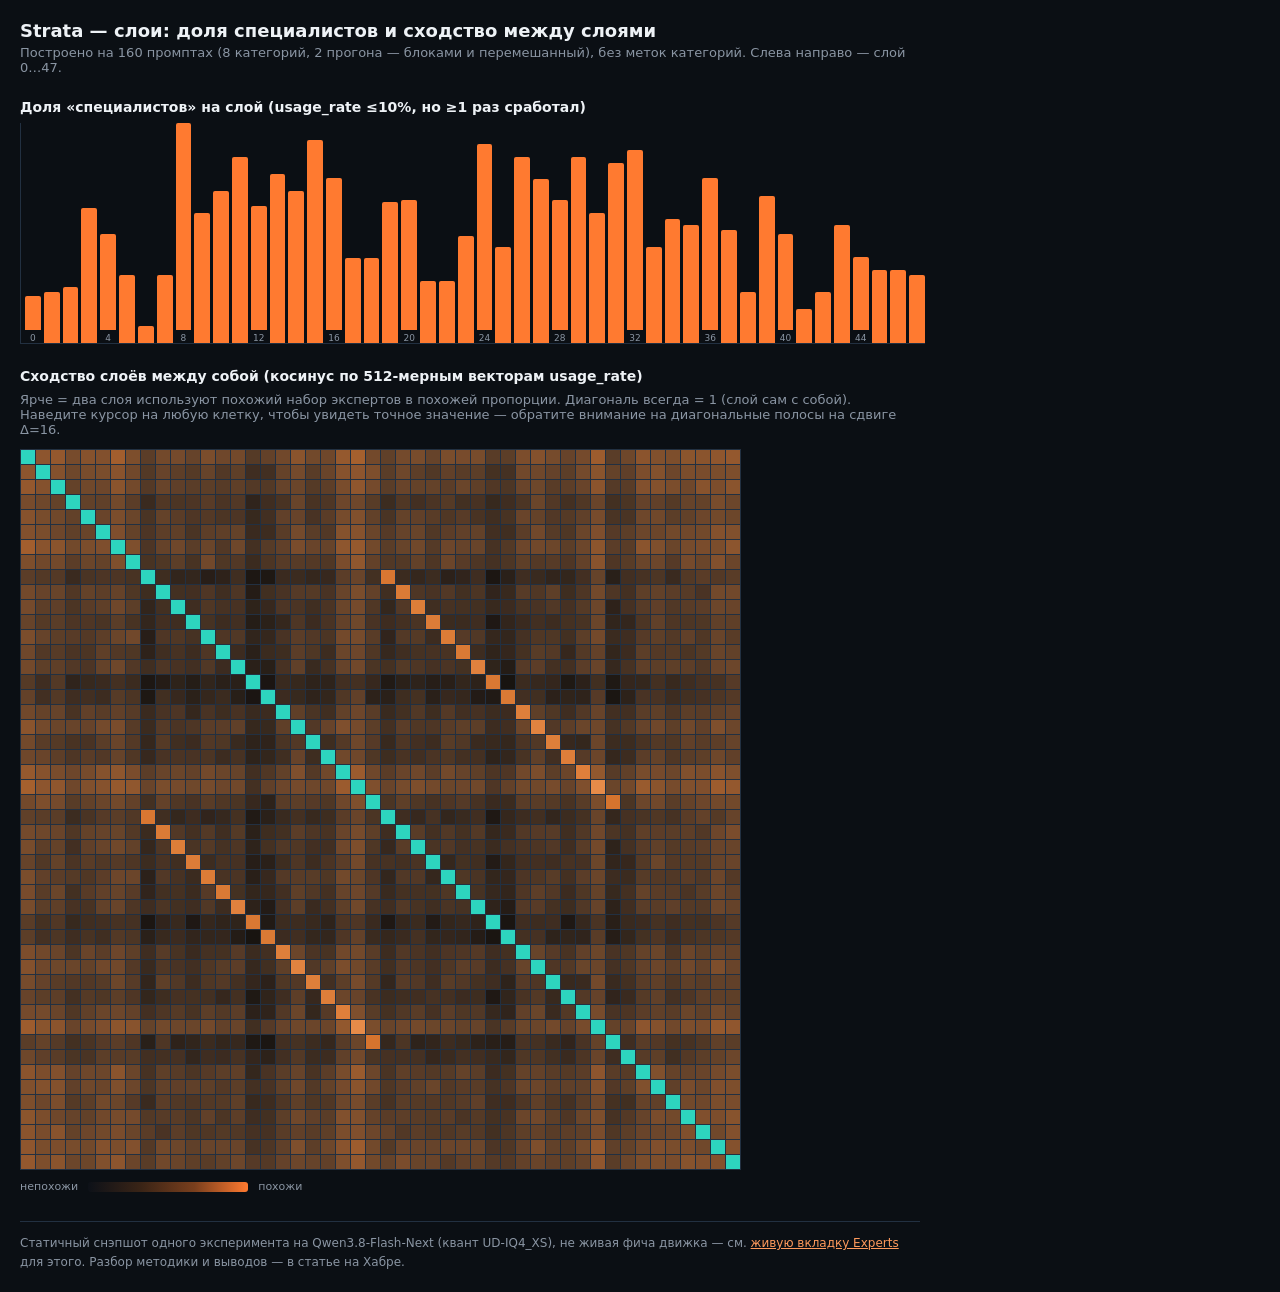
<file: research/layer-similarity.html>
<!doctype html>
<meta charset="utf-8">
<title>Strata layer analysis</title>
<style>
  :root { --bg:#0b0f14; --fg:#eef2f6; --muted:#8a95a3; --line:#223041; --accent:#ff7a30; --teal:#2dd4bf; }
  body { background:var(--bg); color:var(--fg); font-family:'Segoe UI',system-ui,sans-serif; margin:0; padding:20px; }
  h1 { font-size:18px; font-weight:600; margin:0 0 4px; }
  h2 { font-size:14px; font-weight:600; margin:24px 0 8px; }
  .sub { color:var(--muted); font-size:13px; margin-bottom:12px; max-width:900px; }
  #bars { display:flex; align-items:flex-end; gap:3px; height:220px; width:900px; border-bottom:1px solid var(--line); border-left:1px solid var(--line); padding-left:4px; }
  .bar-col { flex:1; display:flex; flex-direction:column; align-items:center; justify-content:flex-end; height:100%; position:relative; }
  .bar { width:100%; background:var(--accent); border-radius:2px 2px 0 0; }
  .bar-lbl { font-size:9px; color:var(--muted); margin-top:3px; transform:rotate(0deg); }
  .legend { display:flex; align-items:center; gap:10px; margin-top:10px; font-size:11px; color:var(--muted); }
  #heat { display:grid; gap:1px; background:var(--line); border:1px solid var(--line); width:fit-content; margin-top:6px; }
  .cell { width:14px; height:14px; }
  #tip { position:fixed; pointer-events:none; background:#141c28; border:1px solid var(--line); border-radius:6px; padding:6px 10px; font-size:12px; display:none; z-index:10; }
  .gradient { width:160px; height:10px; border-radius:3px; background:linear-gradient(90deg,#0d1118,#3a2416,#7a3f1d,#ff7a30); }
  .note { max-width:900px; color:var(--muted); font-size:12px; margin-top:28px; padding-top:12px; border-top:1px solid var(--line); line-height:1.6; }
  .note a { color:#ff9a5c; }
</style>
<h1>Strata &mdash; слои: доля специалистов и сходство между слоями</h1>
<div class="sub">Построено на 160 промптах (8 категорий, 2 прогона &mdash; блоками и перемешанный), без меток категорий. Слева направо &mdash; слой 0&hellip;47.</div>

<h2>Доля &laquo;специалистов&raquo; на слой (usage_rate &le;10%, но &ge;1 раз сработал)</h2>
<div id="bars"></div>

<h2>Сходство слоёв между собой (косинус по 512-мерным векторам usage_rate)</h2>
<div class="sub">Ярче = два слоя используют похожий набор экспертов в похожей пропорции. Диагональ всегда = 1 (слой сам с собой). Наведите курсор на любую клетку, чтобы увидеть точное значение &mdash; обратите внимание на диагональные полосы на сдвиге &Delta;=16.</div>
<div id="heat"></div>
<div class="legend"><span>непохожи</span><div class="gradient"></div><span>похожи</span></div>
<div id="tip"></div>

<div class="note">
  Статичный снэпшот одного эксперимента на Qwen3.8-Flash-Next (квант UD-IQ4_XS), не живая фича движка &mdash;
  см. <a href="https://github.com/DmNep/Strata/releases/tag/v0.1.0-experts-tab">живую вкладку Experts</a> для этого.
  Разбор методики и выводов &mdash; в статье на Хабре.
</div>

<script>
const DATA = {"n_layers": 48, "n_expert": 512, "n_prompts": 160, "layers": [{"layer": 0, "specialist_share": 0.01171875, "mean_usage": 0.82664794921875, "mean_heat": 8.069559016830826}, {"layer": 1, "specialist_share": 0.017578125, "mean_usage": 0.75894775390625, "mean_heat": 8.069559018313715}, {"layer": 2, "specialist_share": 0.01953125, "mean_usage": 0.7677001953125, "mean_heat": 8.06955902244135}, {"layer": 3, "specialist_share": 0.046875, "mean_usage": 0.65814208984375, "mean_heat": 8.069559020842718}, {"layer": 4, "specialist_share": 0.033203125, "mean_usage": 0.67950439453125, "mean_heat": 8.069559020788681}, {"layer": 5, "specialist_share": 0.0234375, "mean_usage": 0.7167602539062499, "mean_heat": 8.069559019016246}, {"layer": 6, "specialist_share": 0.005859375, "mean_usage": 0.74749755859375, "mean_heat": 8.069559013808231}, {"layer": 7, "specialist_share": 0.0234375, "mean_usage": 0.726708984375, "mean_heat": 8.069559018497717}, {"layer": 8, "specialist_share": 0.076171875, "mean_usage": 0.6282470703125, "mean_heat": 8.069559019066443}, {"layer": 9, "specialist_share": 0.044921875, "mean_usage": 0.640771484375, "mean_heat": 8.069559019408521}, {"layer": 10, "specialist_share": 0.052734375, "mean_usage": 0.6781982421875, "mean_heat": 8.069559021470994}, {"layer": 11, "specialist_share": 0.064453125, "mean_usage": 0.63807373046875, "mean_heat": 8.069559016115893}, {"layer": 12, "specialist_share": 0.04296875, "mean_usage": 0.6891357421875, "mean_heat": 8.069559021345126}, {"layer": 13, "specialist_share": 0.05859375, "mean_usage": 0.67357177734375, "mean_heat": 8.069559020630845}, {"layer": 14, "specialist_share": 0.052734375, "mean_usage": 0.65694580078125, "mean_heat": 8.069559022173022}, {"layer": 15, "specialist_share": 0.0703125, "mean_usage": 0.51280517578125, "mean_heat": 8.069559013808043}, {"layer": 16, "specialist_share": 0.052734375, "mean_usage": 0.54884033203125, "mean_heat": 8.069559022572648}, {"layer": 17, "specialist_share": 0.029296875, "mean_usage": 0.65203857421875, "mean_heat": 8.069559022895104}, {"layer": 18, "specialist_share": 0.029296875, "mean_usage": 0.7277343749999999, "mean_heat": 8.069559017139525}, {"layer": 19, "specialist_share": 0.048828125, "mean_usage": 0.6512939453125, "mean_heat": 8.069559016136862}, {"layer": 20, "specialist_share": 0.044921875, "mean_usage": 0.66295166015625, "mean_heat": 8.069559016784964}, {"layer": 21, "specialist_share": 0.021484375, "mean_usage": 0.7485595703125, "mean_heat": 8.069559021164643}, {"layer": 22, "specialist_share": 0.021484375, "mean_usage": 0.8013183593750001, "mean_heat": 8.069559018735237}, {"layer": 23, "specialist_share": 0.037109375, "mean_usage": 0.6446777343749999, "mean_heat": 8.069559022656922}, {"layer": 24, "specialist_share": 0.064453125, "mean_usage": 0.6395629882812499, "mean_heat": 8.06955901829064}, {"layer": 25, "specialist_share": 0.033203125, "mean_usage": 0.651904296875, "mean_heat": 8.069559026352945}, {"layer": 26, "specialist_share": 0.064453125, "mean_usage": 0.6745361328124999, "mean_heat": 8.069559022461524}, {"layer": 27, "specialist_share": 0.056640625, "mean_usage": 0.6391357421875, "mean_heat": 8.069559022295378}, {"layer": 28, "specialist_share": 0.044921875, "mean_usage": 0.68817138671875, "mean_heat": 8.069559018943838}, {"layer": 29, "specialist_share": 0.064453125, "mean_usage": 0.6776123046875, "mean_heat": 8.069559024141514}, {"layer": 30, "specialist_share": 0.044921875, "mean_usage": 0.6608032226562499, "mean_heat": 8.069559022878167}, {"layer": 31, "specialist_share": 0.0625, "mean_usage": 0.53758544921875, "mean_heat": 8.06955902363477}, {"layer": 32, "specialist_share": 0.0625, "mean_usage": 0.5538330078125, "mean_heat": 8.069559025476368}, {"layer": 33, "specialist_share": 0.033203125, "mean_usage": 0.67802734375, "mean_heat": 8.069559020562561}, {"layer": 34, "specialist_share": 0.04296875, "mean_usage": 0.7249267578125, "mean_heat": 8.069559022349049}, {"layer": 35, "specialist_share": 0.041015625, "mean_usage": 0.6638671875, "mean_heat": 8.069559020778541}, {"layer": 36, "specialist_share": 0.052734375, "mean_usage": 0.644384765625, "mean_heat": 8.069559020013527}, {"layer": 37, "specialist_share": 0.0390625, "mean_usage": 0.6840454101562501, "mean_heat": 8.069559019566382}, {"layer": 38, "specialist_share": 0.017578125, "mean_usage": 0.77713623046875, "mean_heat": 8.06955902206736}, {"layer": 39, "specialist_share": 0.05078125, "mean_usage": 0.583056640625, "mean_heat": 8.069559020980108}, {"layer": 40, "specialist_share": 0.033203125, "mean_usage": 0.5947265625, "mean_heat": 8.069559020945897}, {"layer": 41, "specialist_share": 0.01171875, "mean_usage": 0.6786254882812499, "mean_heat": 8.069559020029024}, {"layer": 42, "specialist_share": 0.017578125, "mean_usage": 0.712451171875, "mean_heat": 8.069559017125213}, {"layer": 43, "specialist_share": 0.041015625, "mean_usage": 0.650439453125, "mean_heat": 8.06955902487946}, {"layer": 44, "specialist_share": 0.025390625, "mean_usage": 0.68836669921875, "mean_heat": 8.069559022168255}, {"layer": 45, "specialist_share": 0.025390625, "mean_usage": 0.6790405273437501, "mean_heat": 8.069559020100373}, {"layer": 46, "specialist_share": 0.025390625, "mean_usage": 0.72689208984375, "mean_heat": 8.069559023565912}, {"layer": 47, "specialist_share": 0.0234375, "mean_usage": 0.7266357421874999, "mean_heat": 8.06955901930284}], "similarity": [[1.0000000000000013, 0.86602736000848, 0.8731162575427657, 0.8422421512342244, 0.8588908904360031, 0.8547196337314404, 0.8877945719615314, 0.8488086083143515, 0.8101888504911819, 0.8382923518374089, 0.8398291082555076, 0.8235810926253796, 0.8469469570580954, 0.8338110418189644, 0.8386160779268415, 0.8028440502690357, 0.8194168237344854, 0.835589429170788, 0.8626835233448933, 0.8367961699283171, 0.8339857895988649, 0.8740186291140047, 0.8902823177588167, 0.8378785745561028, 0.8166057200332119, 0.8391637877065521, 0.8433949800922206, 0.8234128572825836, 0.8456085803193746, 0.8431954066922308, 0.843677565725608, 0.8079937035518807, 0.8119736213304857, 0.8475125230472565, 0.8569720828546965, 0.8419969062157789, 0.8248481869913276, 0.8400894694409115, 0.8828350922038513, 0.8093400729777214, 0.8321400320575112, 0.8635756727077357, 0.8536311824785974, 0.8494468582135074, 0.8642954423011822, 0.8627047053980756, 0.867984263137896, 0.8730904359945182], [0.86602736000848, 1.0000000000000007, 0.8565212295444833, 0.8327028032758733, 0.8437140243993131, 0.8463613343590103, 0.8616963566521291, 0.836203816269109, 0.8011600602336275, 0.8246938264775677, 0.8129820384438833, 0.8033778020292491, 0.8235321367754198, 0.8001187841174584, 0.8143657575382482, 0.775837452141193, 0.7801800075903862, 0.8221683487081151, 0.8397287143419162, 0.8084937993555105, 0.8265910445825101, 0.8586207603834088, 0.8664726472722959, 0.8493866337140744, 0.8094483945953281, 0.8325921778196478, 0.813163323461874, 0.7982578972341186, 0.8173625374456581, 0.807906447978889, 0.8123489974539475, 0.783661374229049, 0.7840305435291903, 0.8358445489030002, 0.8334897989154314, 0.8226496546264491, 0.8116617016367058, 0.8389328148659833, 0.8621557477912962, 0.8207589858305185, 0.8156863265360978, 0.8477325560308028, 0.8551438891935291, 0.8311337433806625, 0.8467553017582504, 0.8443879721325978, 0.8457644755735467, 0.8493705918996431], [0.8731162575427657, 0.8565212295444833, 0.9999999999999997, 0.8209022317095853, 0.8343401934152687, 0.8317779924545261, 0.8631225008549277, 0.8387016214157924, 0.8019990306050504, 0.8257592812176178, 0.815888272266923, 0.8097583577260574, 0.8119736231708732, 0.8059708425813865, 0.815117223086454, 0.8006579790219042, 0.8012137910209789, 0.8236304096285365, 0.8274699418156409, 0.8029024953212766, 0.8132703521030777, 0.8445539914900816, 0.8685992130100993, 0.840478300409645, 0.809637324648615, 0.8271041243198572, 0.8208134099372824, 0.82101966563447, 0.810184572049472, 0.8278210292576196, 0.8149781742461718, 0.798105683710108, 0.7938840038377675, 0.8267227476253936, 0.8319517716388412, 0.8082818285431786, 0.8127909148712986, 0.8265944427010624, 0.8640321682294623, 0.8039186823060027, 0.8078069062513897, 0.8543905533411988, 0.8560745466702392, 0.8467530559962858, 0.8340469699495705, 0.8609644781576947, 0.8477956829404105, 0.8624939375266885], [0.8422421512342244, 0.8327028032758733, 0.8209022317095853, 1.0000000000000009, 0.818664147442393, 0.8166857104986199, 0.8365182701840136, 0.8106192300016617, 0.7695617623759043, 0.7980429177724335, 0.7924408285387284, 0.7933145339683636, 0.8068438578849817, 0.7908018578629046, 0.7994787683065917, 0.7562600545849538, 0.7761768769433506, 0.7881668473321863, 0.8253623956978456, 0.7879450414542712, 0.7945872570269771, 0.8317381670723266, 0.8336779756383328, 0.8071967416200188, 0.7721284850145399, 0.7975254486875276, 0.7804316450675566, 0.7915031702973755, 0.803025016155578, 0.7807133026151705, 0.7870138561838962, 0.765459873811744, 0.7751508373274985, 0.7929116276935804, 0.8281144385384763, 0.8000270098393207, 0.7815844455479174, 0.7978789735654548, 0.8270679702474923, 0.7813602564322526, 0.7915884977379257, 0.8226617795454764, 0.8182163810890457, 0.8034151961876937, 0.823484717597823, 0.8205874509489679, 0.8436670716029904, 0.8303538694771011], [0.8588908904360031, 0.8437140243993131, 0.8343401934152687, 0.818664147442393, 0.9999999999999993, 0.8267695093790357, 0.8473484276749321, 0.8279616655861979, 0.790429981253068, 0.8207044956212814, 0.809007203815228, 0.7955438672356162, 0.8025380842899261, 0.7927359016253315, 0.7936183105169953, 0.7654415050947139, 0.779639218388523, 0.817713199211404, 0.8250136424141111, 0.7886030398116411, 0.8088571130874843, 0.8419860355321682, 0.8530986992727795, 0.8190956471780373, 0.7897226308197086, 0.8209357871210604, 0.8177557997592814, 0.8080749210453434, 0.7969066630912895, 0.8065930886301305, 0.7881673682675785, 0.776423426914026, 0.7873252802046483, 0.8271105513325674, 0.8213693871275964, 0.7995949636522557, 0.8029439366069038, 0.8170695388426198, 0.8423769776740835, 0.789811955488689, 0.789745250932292, 0.83229507831567, 0.8349948771053344, 0.8120203240803554, 0.8185224773788999, 0.8310668148767917, 0.8369260458870433, 0.8299027817157462], [0.8547196337314404, 0.8463613343590103, 0.8317779924545261, 0.8166857104986199, 0.8267695093790357, 0.9999999999999993, 0.8499465060041764, 0.8210832068990208, 0.7933671948841269, 0.8123821816972282, 0.8149909519451829, 0.7896168046309822, 0.8134392629939717, 0.8148261308876494, 0.8212986136861751, 0.7686549197007345, 0.7733848965446564, 0.8079124966233946, 0.8396275437147486, 0.8099241844346292, 0.8001532606048793, 0.8579547331737087, 0.8590508837697515, 0.8282481900685104, 0.8047739768177437, 0.8231039435760595, 0.8254400558004048, 0.7985227468101852, 0.8112789944651831, 0.8180111477615754, 0.8193494571094605, 0.7794390158565621, 0.7772215434905623, 0.8103340770181866, 0.8360485285222204, 0.804973987218397, 0.7966442165942779, 0.8282787704594032, 0.8497441952327489, 0.8045292863114861, 0.8115325170816907, 0.830778002809798, 0.8286437205383486, 0.8366554612058111, 0.8362181075241962, 0.8371141085889509, 0.8565801883871038, 0.853711180685832], [0.8877945719615314, 0.8616963566521291, 0.8631225008549277, 0.8365182701840136, 0.8473484276749321, 0.8499465060041764, 1.000000000000001, 0.8503807072326204, 0.793302301171193, 0.8222810147423188, 0.8340818254743365, 0.8093478953618303, 0.8275417162041887, 0.7997865854550065, 0.8322641614807432, 0.782069149099331, 0.8049334780901803, 0.8178612472409275, 0.8447007764724579, 0.8265407405642214, 0.8235789139874184, 0.8668832400797329, 0.8738988516084047, 0.836910004901342, 0.8093994572730587, 0.8250458848570323, 0.8347144625644274, 0.8038054952620939, 0.8314018732317197, 0.8233573233585926, 0.8262778720759534, 0.7859512803881761, 0.8009999232099426, 0.8316558033805093, 0.8363273672197444, 0.829846264761366, 0.8118405265419302, 0.8305494512299303, 0.8646731325001115, 0.8107085283815095, 0.8081749321566202, 0.8626638109416991, 0.8503822508910248, 0.828449525555664, 0.8417736756904965, 0.845480924697548, 0.8472430404804147, 0.8655490610145617], [0.8488086083143515, 0.836203816269109, 0.8387016214157924, 0.8106192300016617, 0.8279616655861979, 0.8210832068990208, 0.8503807072326204, 1.0000000000000009, 0.787915255991246, 0.7966394176365454, 0.8122766289074352, 0.7877139520683135, 0.8354727943929481, 0.7960151673289523, 0.7997577982794312, 0.7698919797647121, 0.7919023545997377, 0.8053757276843527, 0.8062655119366193, 0.8025014525682533, 0.7972666090973689, 0.8455043335707356, 0.8689942978541105, 0.8200839750859023, 0.7983814186557513, 0.8014450044268484, 0.818738618889325, 0.7948028360997624, 0.8289480350921344, 0.8064449627927889, 0.7953207156987572, 0.7837793663769217, 0.794000408444397, 0.8139288173507203, 0.8018722943403107, 0.8057252059693512, 0.7958713105957913, 0.8202546017406416, 0.8608115088084884, 0.7954791815050867, 0.807080075386228, 0.8282127733925376, 0.8305393686979177, 0.8040155566713821, 0.8405974390635111, 0.8276800459143568, 0.8544418931565028, 0.8294580731206092], [0.8101888504911819, 0.8011600602336275, 0.8019990306050504, 0.7695617623759043, 0.790429981253068, 0.7933671948841269, 0.793302301171193, 0.787915255991246, 1.0000000000000004, 0.7743065305268957, 0.7577733095411694, 0.7599511429539388, 0.7437732811969604, 0.7521781654689287, 0.7774958292333152, 0.727957792294105, 0.73029289915002, 0.7694340348992281, 0.7706066801209852, 0.7618512484346739, 0.7653407776028462, 0.8106740594379567, 0.8266874898297086, 0.7810723673286003, 0.945640415337936, 0.7709984748387206, 0.7626165250589951, 0.7721054345169561, 0.7501364933167078, 0.7565918913650498, 0.7758207032772308, 0.7260298941348352, 0.7469188633785768, 0.7758701088349342, 0.7682003419923715, 0.758075166024841, 0.7594175005930546, 0.7803953715983603, 0.8228538988744618, 0.7463375273386743, 0.7796196109775814, 0.7855550910543764, 0.7941243004713976, 0.7696176509791227, 0.8011642420022096, 0.8089450823442068, 0.8019127719986426, 0.8087484984896576], [0.8382923518374089, 0.8246938264775677, 0.8257592812176178, 0.7980429177724335, 0.8207044956212814, 0.8123821816972282, 0.8222810147423188, 0.7966394176365454, 0.7743065305268957, 0.9999999999999998, 0.7806891800088832, 0.7804671803637272, 0.7958616066016787, 0.7775494141191143, 0.7948436452756017, 0.7394578108561725, 0.7787115585507149, 0.7885050753427778, 0.8036574881111302, 0.8030703415304068, 0.7886632907909426, 0.8259107256713755, 0.8458356687788477, 0.8196133617754628, 0.7775274881411085, 0.9522843939538728, 0.7947539952313425, 0.7887091661342743, 0.7993833031660069, 0.7808715592489553, 0.7928828915169746, 0.7563204949231611, 0.7665683753367409, 0.8063679285600647, 0.7971789322562526, 0.8144147118372539, 0.7747371775081671, 0.7947735361647057, 0.8372099101830445, 0.795425721503056, 0.7821989212706403, 0.814234482831196, 0.8191345714966076, 0.8106277181282191, 0.8061962798589761, 0.7892292558218443, 0.837220177891188, 0.8359854050595684], [0.8398291082555076, 0.8129820384438833, 0.815888272266923, 0.7924408285387284, 0.809007203815228, 0.8149909519451829, 0.8340818254743365, 0.8122766289074352, 0.7577733095411694, 0.7806891800088832, 0.9999999999999996, 0.775805714220276, 0.7972030781538167, 0.7860424765569187, 0.7868921799378273, 0.7525076665694679, 0.7645474725742593, 0.7933126615082612, 0.7914458656398833, 0.7766102683553346, 0.7906576574682493, 0.8278047295704974, 0.840703375860212, 0.7969605903173713, 0.7611140587232981, 0.800150218555456, 0.9574779834777136, 0.7767305373125446, 0.7856645967879688, 0.7830627409531468, 0.7811597466915836, 0.7660344494967268, 0.7718109976706817, 0.787407380726424, 0.7887660198360135, 0.7990118841720184, 0.7841978321652177, 0.8035508648183556, 0.8303874547106453, 0.7522348169292394, 0.784185933822874, 0.8055714017712411, 0.8159659795098819, 0.7988364326923583, 0.8079764755959593, 0.8104322054867996, 0.8305855263960997, 0.8265490092258824], [0.8235810926253796, 0.8033778020292491, 0.8097583577260574, 0.7933145339683636, 0.7955438672356162, 0.7896168046309822, 0.8093478953618303, 0.7877139520683135, 0.7599511429539388, 0.7804671803637272, 0.775805714220276, 1.0000000000000004, 0.7852953654548318, 0.7736546585270685, 0.7798477373731187, 0.7398255888469479, 0.7484162368586444, 0.7625045679214015, 0.7948782561369157, 0.771194767298018, 0.7889448243299357, 0.8203449781879479, 0.8342321026666792, 0.7884936855530456, 0.7739223763303876, 0.7815989482981592, 0.7896298010094734, 0.9553425265641486, 0.7706847407853933, 0.770462194955568, 0.7751917691598728, 0.7310438250729926, 0.7581335379661298, 0.7689212750783085, 0.7799848533076696, 0.7734420180331443, 0.7831047665258997, 0.787867415385221, 0.8278292917730613, 0.757477188213036, 0.7601607107997445, 0.791908106685624, 0.8161338477992275, 0.7946516609798641, 0.7937737452760563, 0.7964317736325143, 0.8163031256896868, 0.8151780521746332], [0.8469469570580954, 0.8235321367754198, 0.8119736231708732, 0.8068438578849817, 0.8025380842899261, 0.8134392629939717, 0.8275417162041887, 0.8354727943929481, 0.7437732811969604, 0.7958616066016787, 0.7972030781538167, 0.7852953654548318, 0.9999999999999992, 0.7957447451919502, 0.7987891750341627, 0.757152940321691, 0.7618115605706381, 0.7884920109140912, 0.8106776778540472, 0.7995109406605205, 0.7924660593458618, 0.8382250556886176, 0.8414345059292797, 0.8080527617176483, 0.7565681765338653, 0.8014364871787731, 0.8032862960360965, 0.7735017988415376, 0.9536503145761958, 0.8046660732468041, 0.7990060528160162, 0.7621418902238205, 0.7597114498655999, 0.7837472347709973, 0.7973601468395486, 0.796317242090289, 0.7806823114280923, 0.811991307471811, 0.8378240247313721, 0.769857615020706, 0.7760778341168939, 0.8042549443947515, 0.8138453063853652, 0.8005947749824431, 0.8175148642360999, 0.7972056781512868, 0.8262213173934654, 0.8079476365932723], [0.8338110418189644, 0.8001187841174584, 0.8059708425813865, 0.7908018578629046, 0.7927359016253315, 0.8148261308876494, 0.7997865854550065, 0.7960151673289523, 0.7521781654689287, 0.7775494141191143, 0.7860424765569187, 0.7736546585270685, 0.7957447451919502, 0.9999999999999991, 0.7712065998323434, 0.7472225216221678, 0.7704818397625425, 0.774924475791728, 0.8103988479425756, 0.7965545986020596, 0.772946142389363, 0.8280420987380437, 0.8313197439233118, 0.7976232567457021, 0.7644306585046237, 0.7769086005041889, 0.7849949642056783, 0.7854257542384535, 0.7880511288154631, 0.9503373482619143, 0.7725804893318933, 0.7557884411922224, 0.7609972954021174, 0.7829965885719176, 0.8070756296573169, 0.8018770572791931, 0.7631498917931385, 0.801030393369111, 0.8201393802216591, 0.7595054159918354, 0.7711910575484483, 0.811666368654035, 0.8022594673372964, 0.8032332919778158, 0.7921248630600617, 0.802720764622485, 0.8263065054075759, 0.8192797060740118], [0.8386160779268415, 0.8143657575382482, 0.815117223086454, 0.7994787683065917, 0.7936183105169953, 0.8212986136861751, 0.8322641614807432, 0.7997577982794312, 0.7774958292333152, 0.7948436452756017, 0.7868921799378273, 0.7798477373731187, 0.7987891750341627, 0.7712065998323434, 1.0000000000000007, 0.7469559848143135, 0.7440571209119973, 0.7867751167741822, 0.816818224711216, 0.7676615161079213, 0.7856421548611211, 0.8236078341425721, 0.8363605709439199, 0.7916220703330918, 0.7835666767544363, 0.8026247843887819, 0.7947311308060722, 0.7846970547638212, 0.7905310994572049, 0.7827953629935073, 0.9644934892891754, 0.7547649360872549, 0.7389924088538878, 0.8045149006647763, 0.8114992560221095, 0.7825680102823825, 0.7826246210225055, 0.8102630637651054, 0.8261514976985131, 0.7633642064444786, 0.7858259212633015, 0.8153663224261889, 0.8118806619774251, 0.8145333360264335, 0.8127928632358944, 0.7982358108924229, 0.8267170716256229, 0.8299844470151534], [0.8028440502690357, 0.775837452141193, 0.8006579790219042, 0.7562600545849538, 0.7654415050947139, 0.7686549197007345, 0.782069149099331, 0.7698919797647121, 0.727957792294105, 0.7394578108561725, 0.7525076665694679, 0.7398255888469479, 0.757152940321691, 0.7472225216221678, 0.7469559848143135, 0.9999999999999997, 0.7245920266986752, 0.7679626300664956, 0.7632387610957292, 0.7530721508308466, 0.7532238379249546, 0.7799450727957389, 0.7824877325943952, 0.7653110809906495, 0.7346106565212892, 0.7482852470486507, 0.7529612209511659, 0.7433231303359763, 0.7452746289854171, 0.7590454478047627, 0.7519819472534274, 0.9476085168516281, 0.7212323845075312, 0.7707343350645697, 0.7639868658757882, 0.7604507656883873, 0.731774813013552, 0.7495457879975178, 0.7789443991626879, 0.7315177120116295, 0.7608354261137509, 0.7613993438397639, 0.7820704644899377, 0.7667236861321006, 0.7757804680955745, 0.7845010726938049, 0.786138196608019, 0.804616348973669], [0.8194168237344854, 0.7801800075903862, 0.8012137910209789, 0.7761768769433506, 0.779639218388523, 0.7733848965446564, 0.8049334780901803, 0.7919023545997377, 0.73029289915002, 0.7787115585507149, 0.7645474725742593, 0.7484162368586444, 0.7618115605706381, 0.7704818397625425, 0.7440571209119973, 0.7245920266986752, 0.9999999999999999, 0.7718186296763744, 0.7654409794100852, 0.7536933317931441, 0.7592770340320883, 0.7969733122026441, 0.818171975009476, 0.7514519371157964, 0.7474383353677669, 0.7746766497543587, 0.7830382321727024, 0.7477848091506785, 0.7651567679269391, 0.7621748461907063, 0.7367267385841707, 0.7344757105199925, 0.9504581609773618, 0.7795159769263043, 0.7786374059193537, 0.7494536846670802, 0.7552843266460838, 0.7540673293434881, 0.8041341398840298, 0.7256719427373401, 0.7517340349695268, 0.7884117553267947, 0.7885789078840009, 0.7727670836869251, 0.7808727021679502, 0.7848910610123936, 0.7945683770751806, 0.8021703158134141], [0.835589429170788, 0.8221683487081151, 0.8236304096285365, 0.7881668473321863, 0.817713199211404, 0.8079124966233946, 0.8178612472409275, 0.8053757276843527, 0.7694340348992281, 0.7885050753427778, 0.7933126615082612, 0.7625045679214015, 0.7884920109140912, 0.774924475791728, 0.7867751167741822, 0.7679626300664956, 0.7718186296763744, 0.9999999999999993, 0.8150027707211316, 0.7900395868956871, 0.7773351994774846, 0.8190194748054459, 0.8316513819707699, 0.8082089720921527, 0.7675847532754582, 0.781076895573695, 0.7984065891692539, 0.7746059518591664, 0.8017941687933205, 0.7795434702043924, 0.7842875370669584, 0.7718623119175703, 0.7714710635124397, 0.9597795101885875, 0.8141983621688207, 0.7962940403058174, 0.7761126912924743, 0.7997754446390323, 0.8247048237017334, 0.7794705068501857, 0.7797892732811617, 0.8093079748098193, 0.8145397758192245, 0.79504198228488, 0.8118155237165754, 0.8081551156846519, 0.8169397221304384, 0.8227569686872175], [0.8626835233448933, 0.8397287143419162, 0.8274699418156409, 0.8253623956978456, 0.8250136424141111, 0.8396275437147486, 0.8447007764724579, 0.8062655119366193, 0.7706066801209852, 0.8036574881111302, 0.7914458656398833, 0.7948782561369157, 0.8106776778540472, 0.8103988479425756, 0.816818224711216, 0.7632387610957292, 0.7654409794100852, 0.8150027707211316, 0.9999999999999996, 0.7998980104369242, 0.8250226234373401, 0.8514662019388758, 0.8406258254982424, 0.8117747520341339, 0.7818954726723548, 0.8109389680262369, 0.7967482296396564, 0.7944374361829847, 0.8084255399786636, 0.8140263596882873, 0.8116475929417433, 0.7725493605804113, 0.7777660946172403, 0.8295270732117849, 0.9685286533025341, 0.7993957510622112, 0.8129987603187061, 0.8277317272576297, 0.833023404311723, 0.7853799174694404, 0.801056800578402, 0.8235083499257412, 0.8335070225435692, 0.814117806295741, 0.8347369596949152, 0.8175859746429921, 0.8504938426229185, 0.830648117230053], [0.8367961699283171, 0.8084937993555105, 0.8029024953212766, 0.7879450414542712, 0.7886030398116411, 0.8099241844346292, 0.8265407405642214, 0.8025014525682533, 0.7618512484346739, 0.8030703415304068, 0.7766102683553346, 0.771194767298018, 0.7995109406605205, 0.7965545986020596, 0.7676615161079213, 0.7530721508308466, 0.7536933317931441, 0.7900395868956871, 0.7998980104369242, 0.9999999999999996, 0.7745182260347788, 0.8018893189311942, 0.8323184476181786, 0.8043140299433634, 0.7660446521680798, 0.7946569686353653, 0.7805111914944137, 0.77309857566689, 0.8071542380712925, 0.7982824024171058, 0.769072788140956, 0.7663259839586389, 0.7613564996669738, 0.7914497770481149, 0.7984459293847083, 0.9592436623567681, 0.7649025970528848, 0.7611862170500024, 0.8293549687664986, 0.7718606248963722, 0.7721705888754603, 0.7881355126541283, 0.8013711958944976, 0.7964566839280027, 0.8176420299834799, 0.8080260085945288, 0.8125467923553973, 0.8234296553422396], [0.8339857895988649, 0.8265910445825101, 0.8132703521030777, 0.7945872570269771, 0.8088571130874843, 0.8001532606048793, 0.8235789139874184, 0.7972666090973689, 0.7653407776028462, 0.7886632907909426, 0.7906576574682493, 0.7889448243299357, 0.7924660593458618, 0.772946142389363, 0.7856421548611211, 0.7532238379249546, 0.7592770340320883, 0.7773351994774846, 0.8250226234373401, 0.7745182260347788, 1.0000000000000013, 0.8346409661938234, 0.8331729083269188, 0.7962447264855399, 0.7743695024280982, 0.788175280519932, 0.7799298576053115, 0.7908307311243992, 0.7959891496161692, 0.7825618832395149, 0.782445688450602, 0.7534818549371006, 0.7597055346935963, 0.7877810303520479, 0.8162292613253603, 0.7793837623608131, 0.9590668332401676, 0.8043775396208268, 0.8288344278066115, 0.7626480318730018, 0.7736623258844083, 0.8106312284529242, 0.821483676788592, 0.7973901586108489, 0.8096343524480759, 0.8140999939141986, 0.8324177432510996, 0.8179162924774888], [0.8740186291140047, 0.8586207603834088, 0.8445539914900816, 0.8317381670723266, 0.8419860355321682, 0.8579547331737087, 0.8668832400797329, 0.8455043335707356, 0.8106740594379567, 0.8259107256713755, 0.8278047295704974, 0.8203449781879479, 0.8382250556886176, 0.8280420987380437, 0.8236078341425721, 0.7799450727957389, 0.7969733122026441, 0.8190194748054459, 0.8514662019388758, 0.8018893189311942, 0.8346409661938234, 1.0000000000000004, 0.879915796655615, 0.833494002400497, 0.8088848918262305, 0.8265300314939312, 0.8341098869966613, 0.8108673658071003, 0.837469223478264, 0.8237058142418013, 0.8145969587616403, 0.7931005552721728, 0.7958077782316167, 0.8360409745304586, 0.8472527459156448, 0.811799594277127, 0.8288750042995959, 0.9607127593331528, 0.8714081419584493, 0.805318573811524, 0.8168696670484383, 0.8439401326806428, 0.8409825684662144, 0.8306608629094342, 0.8538864976050506, 0.8472079899098992, 0.8614756890957739, 0.8504528377969516], [0.8902823177588167, 0.8664726472722959, 0.8685992130100993, 0.8336779756383328, 0.8530986992727795, 0.8590508837697515, 0.8738988516084047, 0.8689942978541105, 0.8266874898297086, 0.8458356687788477, 0.840703375860212, 0.8342321026666792, 0.8414345059292797, 0.8313197439233118, 0.8363605709439199, 0.7824877325943952, 0.818171975009476, 0.8316513819707699, 0.8406258254982424, 0.8323184476181786, 0.8331729083269188, 0.879915796655615, 1.0000000000000002, 0.8516801250633671, 0.826811021962256, 0.8410843083722236, 0.8486812889049219, 0.8384439607441357, 0.8296613218921329, 0.8313804671497013, 0.8345901857619747, 0.7955504640679206, 0.8201489323216611, 0.8365814907836409, 0.8352174585053824, 0.8427316449933732, 0.824273083277013, 0.851655853916735, 0.982109561863117, 0.828470076900176, 0.838610289268285, 0.8785454760711121, 0.8629047163627612, 0.8424269209362154, 0.8537591162919065, 0.852069780635489, 0.8823212524902347, 0.8731968197259814], [0.8378785745561028, 0.8493866337140744, 0.840478300409645, 0.8071967416200188, 0.8190956471780373, 0.8282481900685104, 0.836910004901342, 0.8200839750859023, 0.7810723673286003, 0.8196133617754628, 0.7969605903173713, 0.7884936855530456, 0.8080527617176483, 0.7976232567457021, 0.7916220703330918, 0.7653110809906495, 0.7514519371157964, 0.8082089720921527, 0.8117747520341339, 0.8043140299433634, 0.7962447264855399, 0.833494002400497, 0.8516801250633671, 0.9999999999999999, 0.7916013378036182, 0.8147038638274696, 0.7960157020484292, 0.7866293982965302, 0.795509974498931, 0.8038626291204096, 0.7858655219304622, 0.7689121319006491, 0.7698330225746474, 0.808495091775148, 0.8085093041008123, 0.8031036000679319, 0.7880950450306169, 0.8075324601978926, 0.8461037812824117, 0.9390690930227639, 0.7916378221499976, 0.8303787025059356, 0.8359695572018384, 0.8096734478981963, 0.8220402845113062, 0.831006007217304, 0.8365843742264286, 0.8366304307470751], [0.8166057200332119, 0.8094483945953281, 0.809637324648615, 0.7721284850145399, 0.7897226308197086, 0.8047739768177437, 0.8093994572730587, 0.7983814186557513, 0.945640415337936, 0.7775274881411085, 0.7611140587232981, 0.7739223763303876, 0.7565681765338653, 0.7644306585046237, 0.7835666767544363, 0.7346106565212892, 0.7474383353677669, 0.7675847532754582, 0.7818954726723548, 0.7660446521680798, 0.7743695024280982, 0.8088848918262305, 0.826811021962256, 0.7916013378036182, 1.0000000000000009, 0.7758888592310655, 0.7648498134412609, 0.786235589986212, 0.7597040868613762, 0.7677276754449287, 0.7779111181410892, 0.7305615145206723, 0.7627387400698725, 0.7730104311031715, 0.7792060280340191, 0.7602556234883298, 0.7718598058612394, 0.7833675160006685, 0.826312167714639, 0.7619882479640405, 0.7845376004097213, 0.7900387669834956, 0.7968195485965721, 0.7861832544668401, 0.808827226303634, 0.8198111435989598, 0.8027963657050893, 0.8238312449963299], [0.8391637877065521, 0.8325921778196478, 0.8271041243198572, 0.7975254486875276, 0.8209357871210604, 0.8231039435760595, 0.8250458848570323, 0.8014450044268484, 0.7709984748387206, 0.9522843939538728, 0.800150218555456, 0.7815989482981592, 0.8014364871787731, 0.7769086005041889, 0.8026247843887819, 0.7482852470486507, 0.7746766497543587, 0.781076895573695, 0.8109389680262369, 0.7946569686353653, 0.788175280519932, 0.8265300314939312, 0.8410843083722236, 0.8147038638274696, 0.7758888592310655, 0.9999999999999998, 0.807877150414279, 0.7827303801656822, 0.7985714925977907, 0.7833152914476091, 0.8005823476653554, 0.7629825849919994, 0.7687119202100486, 0.7993593991127612, 0.8042255327695069, 0.8059266218214028, 0.7772538704871097, 0.7985415678559202, 0.8333116966715488, 0.7927458999732337, 0.7838763193195262, 0.8149061545240317, 0.8113667308840095, 0.8099128210857929, 0.8123996255417634, 0.7992286010610062, 0.8314951295886281, 0.8455418960054567], [0.8433949800922206, 0.813163323461874, 0.8208134099372824, 0.7804316450675566, 0.8177557997592814, 0.8254400558004048, 0.8347144625644274, 0.818738618889325, 0.7626165250589951, 0.7947539952313425, 0.9574779834777136, 0.7896298010094734, 0.8032862960360965, 0.7849949642056783, 0.7947311308060722, 0.7529612209511659, 0.7830382321727024, 0.7984065891692539, 0.7967482296396564, 0.7805111914944137, 0.7799298576053115, 0.8341098869966613, 0.8486812889049219, 0.7960157020484292, 0.7648498134412609, 0.807877150414279, 1.0000000000000009, 0.7899941119328129, 0.7991621077059766, 0.7837936279807003, 0.7874729072599462, 0.7703298446479969, 0.7840762908531729, 0.7913079619257358, 0.7930020042524832, 0.7998106688206876, 0.7778356672521799, 0.8082091518979829, 0.8376464250415209, 0.7532090074291724, 0.7841117519796967, 0.8065430933831172, 0.8169446866829359, 0.8034067978533392, 0.8077259261185235, 0.8105812335394647, 0.8263391587808181, 0.8260215754783542], [0.8234128572825836, 0.7982578972341186, 0.82101966563447, 0.7915031702973755, 0.8080749210453434, 0.7985227468101852, 0.8038054952620939, 0.7948028360997624, 0.7721054345169561, 0.7887091661342743, 0.7767305373125446, 0.9553425265641486, 0.7735017988415376, 0.7854257542384535, 0.7846970547638212, 0.7433231303359763, 0.7477848091506785, 0.7746059518591664, 0.7944374361829847, 0.77309857566689, 0.7908307311243992, 0.8108673658071003, 0.8384439607441357, 0.7866293982965302, 0.786235589986212, 0.7827303801656822, 0.7899941119328129, 0.9999999999999996, 0.7622304903515933, 0.7828133902616696, 0.7767377081120599, 0.7369760880439638, 0.7591691004677349, 0.780078100626482, 0.7803039644108182, 0.7759845774502174, 0.7866043850256543, 0.7844197727939477, 0.8296357533260876, 0.7577117043673757, 0.7631691276222267, 0.8012953633987304, 0.8277627868462936, 0.8019627134571772, 0.8033863089108124, 0.8032845102682349, 0.8237008479247498, 0.8272604223478434], [0.8456085803193746, 0.8173625374456581, 0.810184572049472, 0.803025016155578, 0.7969066630912895, 0.8112789944651831, 0.8314018732317197, 0.8289480350921344, 0.7501364933167078, 0.7993833031660069, 0.7856645967879688, 0.7706847407853933, 0.9536503145761958, 0.7880511288154631, 0.7905310994572049, 0.7452746289854171, 0.7651567679269391, 0.8017941687933205, 0.8084255399786636, 0.8071542380712925, 0.7959891496161692, 0.837469223478264, 0.8296613218921329, 0.795509974498931, 0.7597040868613762, 0.7985714925977907, 0.7991621077059766, 0.7622304903515933, 1.0000000000000004, 0.7966118668326281, 0.7893902320421124, 0.7594109314491689, 0.7607441039789917, 0.7934803776990657, 0.79738100332573, 0.8073016074014188, 0.7820914094566667, 0.810811310838478, 0.8278751639299065, 0.7732994913979011, 0.769836334066805, 0.8049801220015604, 0.8019153590302903, 0.7989641128738164, 0.8091466887498895, 0.7983899403627325, 0.828988880641651, 0.8016616348825316], [0.8431954066922308, 0.807906447978889, 0.8278210292576196, 0.7807133026151705, 0.8065930886301305, 0.8180111477615754, 0.8233573233585926, 0.8064449627927889, 0.7565918913650498, 0.7808715592489553, 0.7830627409531468, 0.770462194955568, 0.8046660732468041, 0.9503373482619143, 0.7827953629935073, 0.7590454478047627, 0.7621748461907063, 0.7795434702043924, 0.8140263596882873, 0.7982824024171058, 0.7825618832395149, 0.8237058142418013, 0.8313804671497013, 0.8038626291204096, 0.7677276754449287, 0.7833152914476091, 0.7837936279807003, 0.7828133902616696, 0.7966118668326281, 0.9999999999999993, 0.7852605013460089, 0.7640115523351632, 0.7580262981393491, 0.7957498288416286, 0.8123946122176349, 0.8002133611370734, 0.7711845789749255, 0.7965995618863446, 0.8207236565791096, 0.7656709172321674, 0.7821176488291209, 0.8208239286338376, 0.8089922521395393, 0.8057493970226934, 0.791266924092781, 0.8073952474951818, 0.8291885263435694, 0.8173939297043542], [0.843677565725608, 0.8123489974539475, 0.8149781742461718, 0.7870138561838962, 0.7881673682675785, 0.8193494571094605, 0.8262778720759534, 0.7953207156987572, 0.7758207032772308, 0.7928828915169746, 0.7811597466915836, 0.7751917691598728, 0.7990060528160162, 0.7725804893318933, 0.9644934892891754, 0.7519819472534274, 0.7367267385841707, 0.7842875370669584, 0.8116475929417433, 0.769072788140956, 0.782445688450602, 0.8145969587616403, 0.8345901857619747, 0.7858655219304622, 0.7779111181410892, 0.8005823476653554, 0.7874729072599462, 0.7767377081120599, 0.7893902320421124, 0.7852605013460089, 1.0, 0.7536731090509219, 0.7394489738769402, 0.8023578727328083, 0.8065907698295298, 0.7832069487201428, 0.7748234283601634, 0.7985250041952496, 0.8239511791119004, 0.7520457737455047, 0.778083154123725, 0.8097569613844553, 0.8079940818951878, 0.8155361841446414, 0.8033786603315204, 0.8013026957566064, 0.8300264692059026, 0.8219767189826973], [0.8079937035518807, 0.783661374229049, 0.798105683710108, 0.765459873811744, 0.776423426914026, 0.7794390158565621, 0.7859512803881761, 0.7837793663769217, 0.7260298941348352, 0.7563204949231611, 0.7660344494967268, 0.7310438250729926, 0.7621418902238205, 0.7557884411922224, 0.7547649360872549, 0.9476085168516281, 0.7344757105199925, 0.7718623119175703, 0.7725493605804113, 0.7663259839586389, 0.7534818549371006, 0.7931005552721728, 0.7955504640679206, 0.7689121319006491, 0.7305615145206723, 0.7629825849919994, 0.7703298446479969, 0.7369760880439638, 0.7594109314491689, 0.7640115523351632, 0.7536731090509219, 0.9999999999999999, 0.7233477673009531, 0.7754899211762144, 0.7730375026362164, 0.775525676987412, 0.7307586115264144, 0.7637390213155348, 0.7896465522823706, 0.745198059295108, 0.7683907042764874, 0.7715304138296092, 0.785401634911575, 0.7760469184535173, 0.7830429749759337, 0.7809966450144057, 0.7936334086684143, 0.8036408797505596], [0.8119736213304857, 0.7840305435291903, 0.7938840038377675, 0.7751508373274985, 0.7873252802046483, 0.7772215434905623, 0.8009999232099426, 0.794000408444397, 0.7469188633785768, 0.7665683753367409, 0.7718109976706817, 0.7581335379661298, 0.7597114498655999, 0.7609972954021174, 0.7389924088538878, 0.7212323845075312, 0.9504581609773618, 0.7714710635124397, 0.7777660946172403, 0.7613564996669738, 0.7597055346935963, 0.7958077782316167, 0.8201489323216611, 0.7698330225746474, 0.7627387400698725, 0.7687119202100486, 0.7840762908531729, 0.7591691004677349, 0.7607441039789917, 0.7580262981393491, 0.7394489738769402, 0.7233477673009531, 1.0000000000000004, 0.7817119479774814, 0.7845257013551012, 0.7532208251817746, 0.7574649088802374, 0.7561049487873426, 0.8076288720760991, 0.740918359524539, 0.7593692961830153, 0.782807892283673, 0.7958567576616927, 0.7738772297513736, 0.7882261910868922, 0.794023413092692, 0.797378183842152, 0.8023539363235938], [0.8475125230472565, 0.8358445489030002, 0.8267227476253936, 0.7929116276935804, 0.8271105513325674, 0.8103340770181866, 0.8316558033805093, 0.8139288173507203, 0.7758701088349342, 0.8063679285600647, 0.787407380726424, 0.7689212750783085, 0.7837472347709973, 0.7829965885719176, 0.8045149006647763, 0.7707343350645697, 0.7795159769263043, 0.9597795101885875, 0.8295270732117849, 0.7914497770481149, 0.7877810303520479, 0.8360409745304586, 0.8365814907836409, 0.808495091775148, 0.7730104311031715, 0.7993593991127612, 0.7913079619257358, 0.780078100626482, 0.7934803776990657, 0.7957498288416286, 0.8023578727328083, 0.7754899211762144, 0.7817119479774814, 1.0000000000000007, 0.8251454474835547, 0.8042130671751987, 0.7882865335123982, 0.8177390874141746, 0.8296462093761028, 0.7886078266519735, 0.7962212508504183, 0.8211295553844122, 0.8282407773204781, 0.7946905908477995, 0.8295518292639014, 0.8146962098566481, 0.8244464018232158, 0.8203534500505051], [0.8569720828546965, 0.8334897989154314, 0.8319517716388412, 0.8281144385384763, 0.8213693871275964, 0.8360485285222204, 0.8363273672197444, 0.8018722943403107, 0.7682003419923715, 0.7971789322562526, 0.7887660198360135, 0.7799848533076696, 0.7973601468395486, 0.8070756296573169, 0.8114992560221095, 0.7639868658757882, 0.7786374059193537, 0.8141983621688207, 0.9685286533025341, 0.7984459293847083, 0.8162292613253603, 0.8472527459156448, 0.8352174585053824, 0.8085093041008123, 0.7792060280340191, 0.8042255327695069, 0.7930020042524832, 0.7803039644108182, 0.79738100332573, 0.8123946122176349, 0.8065907698295298, 0.7730375026362164, 0.7845257013551012, 0.8251454474835547, 0.9999999999999999, 0.7956153862202615, 0.8003853295193885, 0.827427828738287, 0.827660349190905, 0.7840271851722876, 0.7973108586382908, 0.8203154289884393, 0.8286473685259295, 0.8149615016276736, 0.836030171428989, 0.8199213088971341, 0.8487776469601196, 0.8264998173615153], [0.8419969062157789, 0.8226496546264491, 0.8082818285431786, 0.8000270098393207, 0.7995949636522557, 0.804973987218397, 0.829846264761366, 0.8057252059693512, 0.758075166024841, 0.8144147118372539, 0.7990118841720184, 0.7734420180331443, 0.796317242090289, 0.8018770572791931, 0.7825680102823825, 0.7604507656883873, 0.7494536846670802, 0.7962940403058174, 0.7993957510622112, 0.9592436623567681, 0.7793837623608131, 0.811799594277127, 0.8427316449933732, 0.8031036000679319, 0.7602556234883298, 0.8059266218214028, 0.7998106688206876, 0.7759845774502174, 0.8073016074014188, 0.8002133611370734, 0.7832069487201428, 0.775525676987412, 0.7532208251817746, 0.8042130671751987, 0.7956153862202615, 0.9999999999999994, 0.7669095801190775, 0.768497182711403, 0.8380426296356496, 0.7676837218150239, 0.7815179115479179, 0.8079827834132907, 0.8150242507729057, 0.7978680209619274, 0.8140590314003978, 0.8085246163364418, 0.8189825181481919, 0.8175389425667448], [0.8248481869913276, 0.8116617016367058, 0.8127909148712986, 0.7815844455479174, 0.8029439366069038, 0.7966442165942779, 0.8118405265419302, 0.7958713105957913, 0.7594175005930546, 0.7747371775081671, 0.7841978321652177, 0.7831047665258997, 0.7806823114280923, 0.7631498917931385, 0.7826246210225055, 0.731774813013552, 0.7552843266460838, 0.7761126912924743, 0.8129987603187061, 0.7649025970528848, 0.9590668332401676, 0.8288750042995959, 0.824273083277013, 0.7880950450306169, 0.7718598058612394, 0.7772538704871097, 0.7778356672521799, 0.7866043850256543, 0.7820914094566667, 0.7711845789749255, 0.7748234283601634, 0.7307586115264144, 0.7574649088802374, 0.7882865335123982, 0.8003853295193885, 0.7669095801190775, 1.0000000000000004, 0.8009648208941224, 0.8223058421897422, 0.7564538193148028, 0.7691321406589312, 0.8033409129483128, 0.8160274592463597, 0.7838894867624248, 0.7956519176880146, 0.8129976068711666, 0.8152646134997688, 0.8138851803373157], [0.8400894694409115, 0.8389328148659833, 0.8265944427010624, 0.7978789735654548, 0.8170695388426198, 0.8282787704594032, 0.8305494512299303, 0.8202546017406416, 0.7803953715983603, 0.7947735361647057, 0.8035508648183556, 0.787867415385221, 0.811991307471811, 0.801030393369111, 0.8102630637651054, 0.7495457879975178, 0.7540673293434881, 0.7997754446390323, 0.8277317272576297, 0.7611862170500024, 0.8043775396208268, 0.9607127593331528, 0.851655853916735, 0.8075324601978926, 0.7833675160006685, 0.7985415678559202, 0.8082091518979829, 0.7844197727939477, 0.810811310838478, 0.7965995618863446, 0.7985250041952496, 0.7637390213155348, 0.7561049487873426, 0.8177390874141746, 0.827427828738287, 0.768497182711403, 0.8009648208941224, 1.0000000000000002, 0.8426882668541349, 0.7887211015406295, 0.7930432763228429, 0.8106552286254128, 0.8161269149848456, 0.808376695677139, 0.8285100955174276, 0.8167426721561859, 0.8374441499386682, 0.8236200697142967], [0.8828350922038513, 0.8621557477912962, 0.8640321682294623, 0.8270679702474923, 0.8423769776740835, 0.8497441952327489, 0.8646731325001115, 0.8608115088084884, 0.8228538988744618, 0.8372099101830445, 0.8303874547106453, 0.8278292917730613, 0.8378240247313721, 0.8201393802216591, 0.8261514976985131, 0.7789443991626879, 0.8041341398840298, 0.8247048237017334, 0.833023404311723, 0.8293549687664986, 0.8288344278066115, 0.8714081419584493, 0.982109561863117, 0.8461037812824117, 0.826312167714639, 0.8333116966715488, 0.8376464250415209, 0.8296357533260876, 0.8278751639299065, 0.8207236565791096, 0.8239511791119004, 0.7896465522823706, 0.8076288720760991, 0.8296462093761028, 0.827660349190905, 0.8380426296356496, 0.8223058421897422, 0.8426882668541349, 0.9999999999999982, 0.8215898186834125, 0.8270814201776997, 0.8658615417902834, 0.8568826278477325, 0.8353763348912833, 0.8487884639877636, 0.8454351496525716, 0.8742434012988438, 0.8686832463668073], [0.8093400729777214, 0.8207589858305185, 0.8039186823060027, 0.7813602564322526, 0.789811955488689, 0.8045292863114861, 0.8107085283815095, 0.7954791815050867, 0.7463375273386743, 0.795425721503056, 0.7522348169292394, 0.757477188213036, 0.769857615020706, 0.7595054159918354, 0.7633642064444786, 0.7315177120116295, 0.7256719427373401, 0.7794705068501857, 0.7853799174694404, 0.7718606248963722, 0.7626480318730018, 0.805318573811524, 0.828470076900176, 0.9390690930227639, 0.7619882479640405, 0.7927458999732337, 0.7532090074291724, 0.7577117043673757, 0.7732994913979011, 0.7656709172321674, 0.7520457737455047, 0.745198059295108, 0.740918359524539, 0.7886078266519735, 0.7840271851722876, 0.7676837218150239, 0.7564538193148028, 0.7887211015406295, 0.8215898186834125, 0.9999999999999996, 0.7751918713494561, 0.807808926755653, 0.8003550313991874, 0.7836562918070159, 0.7863655322304302, 0.7977018816316228, 0.8167670908530389, 0.809485616237769], [0.8321400320575112, 0.8156863265360978, 0.8078069062513897, 0.7915884977379257, 0.789745250932292, 0.8115325170816907, 0.8081749321566202, 0.807080075386228, 0.7796196109775814, 0.7821989212706403, 0.784185933822874, 0.7601607107997445, 0.7760778341168939, 0.7711910575484483, 0.7858259212633015, 0.7608354261137509, 0.7517340349695268, 0.7797892732811617, 0.801056800578402, 0.7721705888754603, 0.7736623258844083, 0.8168696670484383, 0.838610289268285, 0.7916378221499976, 0.7845376004097213, 0.7838763193195262, 0.7841117519796967, 0.7631691276222267, 0.769836334066805, 0.7821176488291209, 0.778083154123725, 0.7683907042764874, 0.7593692961830153, 0.7962212508504183, 0.7973108586382908, 0.7815179115479179, 0.7691321406589312, 0.7930432763228429, 0.8270814201776997, 0.7751918713494561, 0.9999999999999993, 0.8053669994456492, 0.8139685580670794, 0.7784832490083081, 0.8017675795038303, 0.8122482777280546, 0.8216444568635138, 0.8299229339391672], [0.8635756727077357, 0.8477325560308028, 0.8543905533411988, 0.8226617795454764, 0.83229507831567, 0.830778002809798, 0.8626638109416991, 0.8282127733925376, 0.7855550910543764, 0.814234482831196, 0.8055714017712411, 0.791908106685624, 0.8042549443947515, 0.811666368654035, 0.8153663224261889, 0.7613993438397639, 0.7884117553267947, 0.8093079748098193, 0.8235083499257412, 0.7881355126541283, 0.8106312284529242, 0.8439401326806428, 0.8785454760711121, 0.8303787025059356, 0.7900387669834956, 0.8149061545240317, 0.8065430933831172, 0.8012953633987304, 0.8049801220015604, 0.8208239286338376, 0.8097569613844553, 0.7715304138296092, 0.782807892283673, 0.8211295553844122, 0.8203154289884393, 0.8079827834132907, 0.8033409129483128, 0.8106552286254128, 0.8658615417902834, 0.807808926755653, 0.8053669994456492, 1.0000000000000004, 0.8527211554730354, 0.8222729096830529, 0.8229196413225888, 0.8273018711272051, 0.8390489801623144, 0.8458755967158953], [0.8536311824785974, 0.8551438891935291, 0.8560745466702392, 0.8182163810890457, 0.8349948771053344, 0.8286437205383486, 0.8503822508910248, 0.8305393686979177, 0.7941243004713976, 0.8191345714966076, 0.8159659795098819, 0.8161338477992275, 0.8138453063853652, 0.8022594673372964, 0.8118806619774251, 0.7820704644899377, 0.7885789078840009, 0.8145397758192245, 0.8335070225435692, 0.8013711958944976, 0.821483676788592, 0.8409825684662144, 0.8629047163627612, 0.8359695572018384, 0.7968195485965721, 0.8113667308840095, 0.8169446866829359, 0.8277627868462936, 0.8019153590302903, 0.8089922521395393, 0.8079940818951878, 0.785401634911575, 0.7958567576616927, 0.8282407773204781, 0.8286473685259295, 0.8150242507729057, 0.8160274592463597, 0.8161269149848456, 0.8568826278477325, 0.8003550313991874, 0.8139685580670794, 0.8527211554730354, 0.9999999999999998, 0.816855527645907, 0.8450420678135226, 0.8304904687628685, 0.8520507185321029, 0.8490279581665395], [0.8494468582135074, 0.8311337433806625, 0.8467530559962858, 0.8034151961876937, 0.8120203240803554, 0.8366554612058111, 0.828449525555664, 0.8040155566713821, 0.7696176509791227, 0.8106277181282191, 0.7988364326923583, 0.7946516609798641, 0.8005947749824431, 0.8032332919778158, 0.8145333360264335, 0.7667236861321006, 0.7727670836869251, 0.79504198228488, 0.814117806295741, 0.7964566839280027, 0.7973901586108489, 0.8306608629094342, 0.8424269209362154, 0.8096734478981963, 0.7861832544668401, 0.8099128210857929, 0.8034067978533392, 0.8019627134571772, 0.7989641128738164, 0.8057493970226934, 0.8155361841446414, 0.7760469184535173, 0.7738772297513736, 0.7946905908477995, 0.8149615016276736, 0.7978680209619274, 0.7838894867624248, 0.808376695677139, 0.8353763348912833, 0.7836562918070159, 0.7784832490083081, 0.8222729096830529, 0.816855527645907, 0.9999999999999996, 0.8368873088022857, 0.8336380994194316, 0.8460786147210356, 0.8444604406396709], [0.8642954423011822, 0.8467553017582504, 0.8340469699495705, 0.823484717597823, 0.8185224773788999, 0.8362181075241962, 0.8417736756904965, 0.8405974390635111, 0.8011642420022096, 0.8061962798589761, 0.8079764755959593, 0.7937737452760563, 0.8175148642360999, 0.7921248630600617, 0.8127928632358944, 0.7757804680955745, 0.7808727021679502, 0.8118155237165754, 0.8347369596949152, 0.8176420299834799, 0.8096343524480759, 0.8538864976050506, 0.8537591162919065, 0.8220402845113062, 0.808827226303634, 0.8123996255417634, 0.8077259261185235, 0.8033863089108124, 0.8091466887498895, 0.791266924092781, 0.8033786603315204, 0.7830429749759337, 0.7882261910868922, 0.8295518292639014, 0.836030171428989, 0.8140590314003978, 0.7956519176880146, 0.8285100955174276, 0.8487884639877636, 0.7863655322304302, 0.8017675795038303, 0.8229196413225888, 0.8450420678135226, 0.8368873088022857, 1.000000000000001, 0.8522810343052316, 0.8476726230698328, 0.8596230117406587], [0.8627047053980756, 0.8443879721325978, 0.8609644781576947, 0.8205874509489679, 0.8310668148767917, 0.8371141085889509, 0.845480924697548, 0.8276800459143568, 0.8089450823442068, 0.7892292558218443, 0.8104322054867996, 0.7964317736325143, 0.7972056781512868, 0.802720764622485, 0.7982358108924229, 0.7845010726938049, 0.7848910610123936, 0.8081551156846519, 0.8175859746429921, 0.8080260085945288, 0.8140999939141986, 0.8472079899098992, 0.852069780635489, 0.831006007217304, 0.8198111435989598, 0.7992286010610062, 0.8105812335394647, 0.8032845102682349, 0.7983899403627325, 0.8073952474951818, 0.8013026957566064, 0.7809966450144057, 0.794023413092692, 0.8146962098566481, 0.8199213088971341, 0.8085246163364418, 0.8129976068711666, 0.8167426721561859, 0.8454351496525716, 0.7977018816316228, 0.8122482777280546, 0.8273018711272051, 0.8304904687628685, 0.8336380994194316, 0.8522810343052316, 1.0000000000000002, 0.8349347683231487, 0.8541642539729517], [0.867984263137896, 0.8457644755735467, 0.8477956829404105, 0.8436670716029904, 0.8369260458870433, 0.8565801883871038, 0.8472430404804147, 0.8544418931565028, 0.8019127719986426, 0.837220177891188, 0.8305855263960997, 0.8163031256896868, 0.8262213173934654, 0.8263065054075759, 0.8267170716256229, 0.786138196608019, 0.7945683770751806, 0.8169397221304384, 0.8504938426229185, 0.8125467923553973, 0.8324177432510996, 0.8614756890957739, 0.8823212524902347, 0.8365843742264286, 0.8027963657050893, 0.8314951295886281, 0.8263391587808181, 0.8237008479247498, 0.828988880641651, 0.8291885263435694, 0.8300264692059026, 0.7936334086684143, 0.797378183842152, 0.8244464018232158, 0.8487776469601196, 0.8189825181481919, 0.8152646134997688, 0.8374441499386682, 0.8742434012988438, 0.8167670908530389, 0.8216444568635138, 0.8390489801623144, 0.8520507185321029, 0.8460786147210356, 0.8476726230698328, 0.8349347683231487, 0.9999999999999996, 0.85677382110524], [0.8730904359945182, 0.8493705918996431, 0.8624939375266885, 0.8303538694771011, 0.8299027817157462, 0.853711180685832, 0.8655490610145617, 0.8294580731206092, 0.8087484984896576, 0.8359854050595684, 0.8265490092258824, 0.8151780521746332, 0.8079476365932723, 0.8192797060740118, 0.8299844470151534, 0.804616348973669, 0.8021703158134141, 0.8227569686872175, 0.830648117230053, 0.8234296553422396, 0.8179162924774888, 0.8504528377969516, 0.8731968197259814, 0.8366304307470751, 0.8238312449963299, 0.8455418960054567, 0.8260215754783542, 0.8272604223478434, 0.8016616348825316, 0.8173939297043542, 0.8219767189826973, 0.8036408797505596, 0.8023539363235938, 0.8203534500505051, 0.8264998173615153, 0.8175389425667448, 0.8138851803373157, 0.8236200697142967, 0.8686832463668073, 0.809485616237769, 0.8299229339391672, 0.8458755967158953, 0.8490279581665395, 0.8444604406396709, 0.8596230117406587, 0.8541642539729517, 0.85677382110524, 1.0000000000000002]]};
function main() {
  const d = DATA;
  const tip = document.getElementById('tip');

  const bars = document.getElementById('bars');
  const maxShare = Math.max(...d.layers.map(l => l.specialist_share));
  for (const l of d.layers) {
    const col = document.createElement('div');
    col.className = 'bar-col';
    const bar = document.createElement('div');
    bar.className = 'bar';
    const pct = (l.specialist_share / maxShare) * 100;
    bar.style.height = pct + '%';
    bar.title = `слой ${l.layer}: ${(100*l.specialist_share).toFixed(1)}% специалистов, mean_usage=${l.mean_usage.toFixed(2)}`;
    col.appendChild(bar);
    if (l.layer % 4 === 0) {
      const lbl = document.createElement('div');
      lbl.className = 'bar-lbl';
      lbl.textContent = l.layer;
      col.appendChild(lbl);
    }
    bars.appendChild(col);
  }

  const heat = document.getElementById('heat');
  const n = d.n_layers;
  heat.style.gridTemplateColumns = `repeat(${n}, 14px)`;
  let vmin = 1, vmax = 0;
  for (const row of d.similarity) for (const v of row) { if (v < vmin && v < 0.999) vmin = v; if (v > vmax) vmax = v; }
  for (let i = 0; i < n; i++) {
    for (let j = 0; j < n; j++) {
      const v = d.similarity[i][j];
      const cell = document.createElement('div');
      cell.className = 'cell';
      const t = Math.min(1, Math.max(0, (v - vmin) / (vmax - vmin + 1e-9)));
      const light = 8 + t * 55;
      const sat = 20 + t * 60;
      cell.style.background = i === j ? '#2dd4bf' : `hsl(25 ${sat}% ${light}%)`;
      cell.addEventListener('mousemove', (e) => {
        tip.style.display = 'block';
        tip.style.left = (e.clientX + 14) + 'px';
        tip.style.top = (e.clientY + 14) + 'px';
        tip.textContent = `слой ${i} vs слой ${j}: cos=${v.toFixed(3)}`;
      });
      cell.addEventListener('mouseleave', () => { tip.style.display = 'none'; });
      heat.appendChild(cell);
    }
  }
}
main();
</script>
</file>
